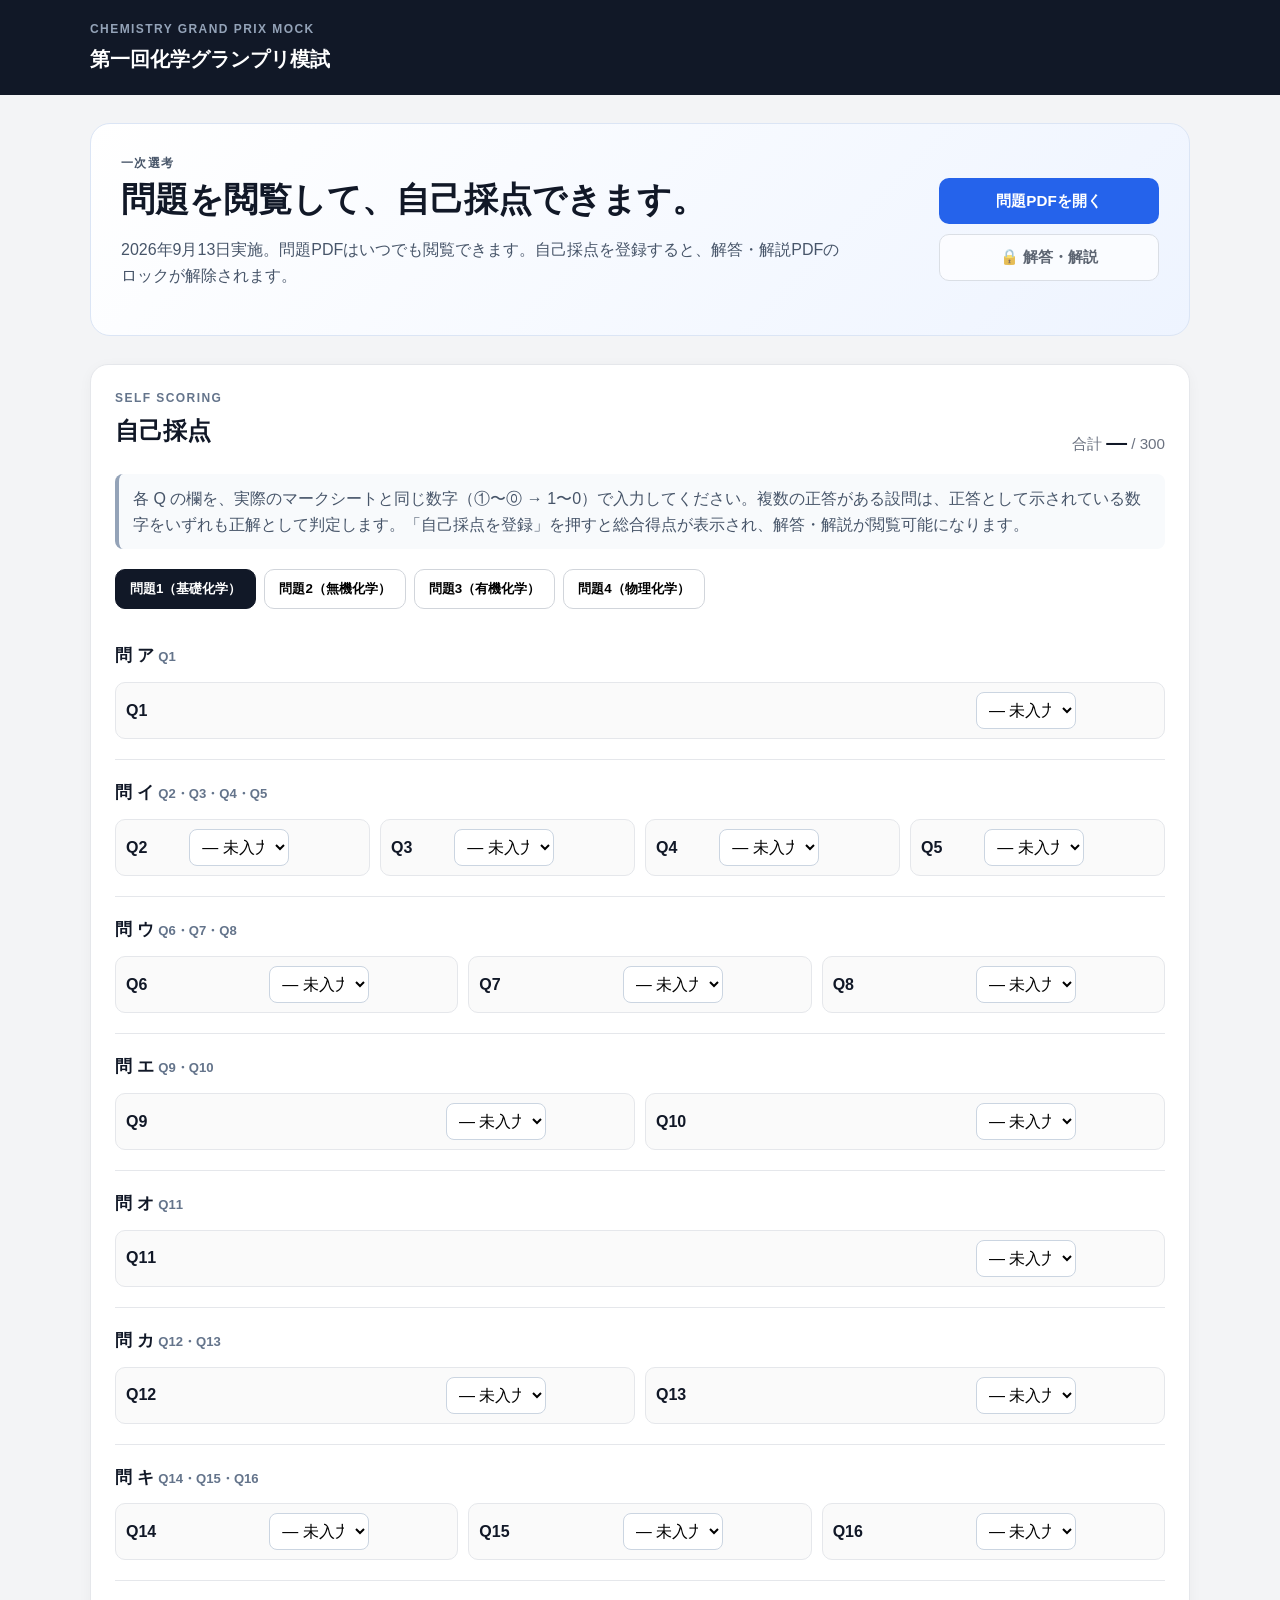
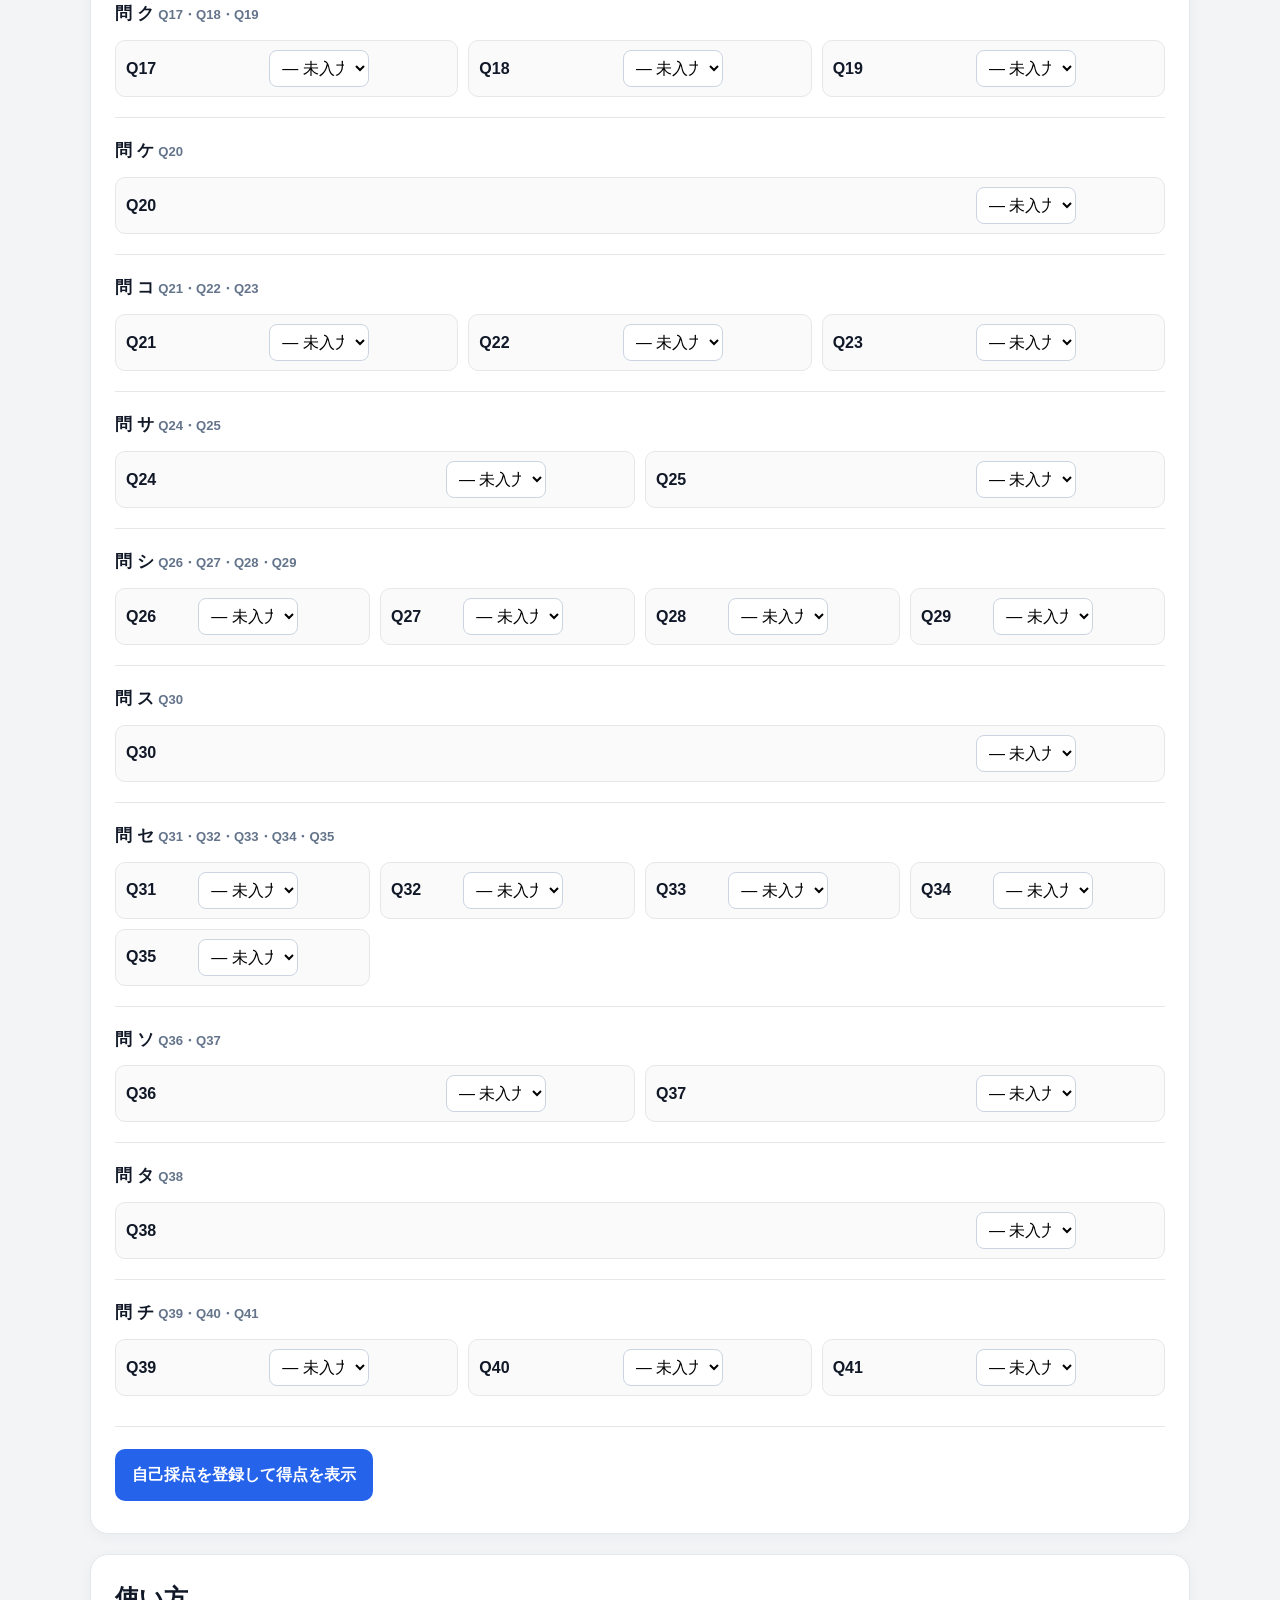
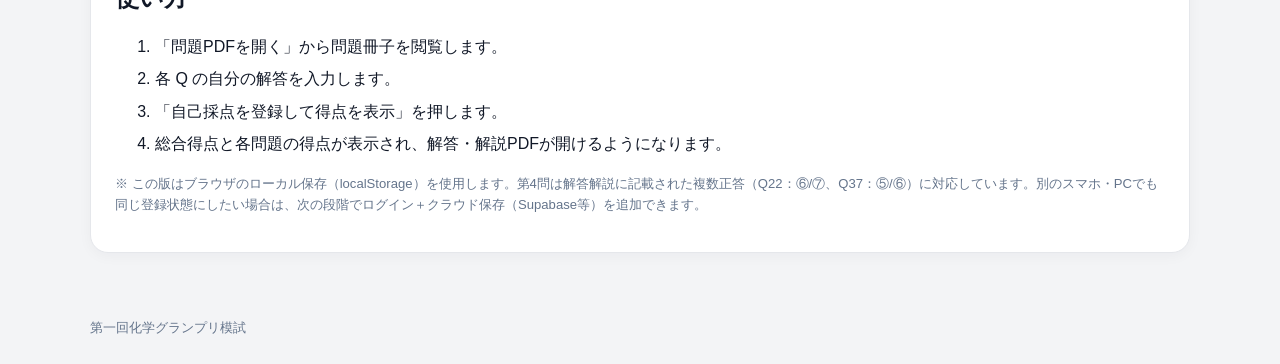
<file: chemistry_site_v4-7/index.html>
<!doctype html>
<html lang="ja">
<head>
  <meta charset="utf-8">
  <meta name="viewport" content="width=device-width, initial-scale=1">
  <meta name="theme-color" content="#111827">
  <title>第一回化学グランプリ模試</title>
  <link rel="stylesheet" href="style.css">
</head>
<body>
<header class="site-header">
  <div class="wrap header-inner">
    <div>
      <div class="eyebrow">CHEMISTRY GRAND PRIX MOCK</div>
      <h1>第一回化学グランプリ模試</h1>
    </div>
    <span id="unlockBadge" class="badge hidden">自己採点登録済み</span>
  </div>
</header>

<main class="wrap">
  <section class="hero">
    <div>
      <p class="eyebrow">一次選考</p>
      <h2>問題を閲覧して、自己採点できます。</h2>
      <p>2026年9月13日実施。問題PDFはいつでも閲覧できます。自己採点を登録すると、解答・解説PDFのロックが解除されます。</p>
    </div>
    <div class="hero-actions">
      <a class="button primary" href="pdfs/question.pdf">問題PDFを開く</a>
      <a id="answerLink" class="button secondary locked" href="#score">🔒 解答・解説</a>
    </div>
  </section>

  <section class="card" id="score">
    <div class="section-head">
      <div>
        <p class="eyebrow">SELF SCORING</p>
        <h2>自己採点</h2>
      </div>
      <div class="total-mini">合計 <strong id="miniTotal">—</strong> / 300</div>
    </div>
    <p class="notice">各 Q の欄を、実際のマークシートと同じ数字（①〜⓪ → 1〜0）で入力してください。複数の正答がある設問は、正答として示されている数字をいずれも正解として判定します。「自己採点を登録」を押すと総合得点が表示され、解答・解説が閲覧可能になります。</p>
    <div id="examTabs" class="tabs"></div>
    <div id="questions"></div>
    <div class="submit-area">
      <button id="submitBtn" class="button primary large">自己採点を登録して得点を表示</button>
      <p id="saveMessage" class="save-message"></p>
    </div>
  </section>

  <section id="result" class="result card hidden">
    <p class="eyebrow">RESULT</p>
    <h2>自己採点結果</h2>
    <div class="score-big"><span id="totalScore">0</span><small> / 300</small></div>
    <div class="rate" id="scoreRate">0.0%</div>
    <div class="judgment-box">
      <div class="judgment-grade" id="judgmentGrade">—</div>
      <div>
        <strong id="judgmentMessage">—</strong>
        <p>得点に応じた判定です。</p>
      </div>
    </div>
    <div id="breakdown" class="breakdown"></div>
    <div class="judgment-table-wrap">
      <h3>判定基準</h3>
      <table class="judgment-table">
        <thead><tr><th>得点</th><th>判定</th></tr></thead>
        <tbody>
          <tr><td>250〜300点</td><td>A</td></tr>
          <tr><td>220〜249点</td><td>B</td></tr>
          <tr><td>180〜219点</td><td>C</td></tr>
          <tr><td>150〜179点</td><td>D</td></tr>
          <tr><td>0〜149点</td><td>E</td></tr>
        </tbody>
      </table>
    </div>
    <div class="unlock-box">
      <div><strong>🔓 解答・解説のロックが解除されました</strong><p>この端末・ブラウザでは、今後もロック解除状態を維持します。</p></div>
      <a class="button primary" href="pdfs/answer.pdf">解答・解説PDFを開く</a>
    </div>
  </section>

  <section class="card guide">
    <h2>使い方</h2>
    <ol>
      <li>「問題PDFを開く」から問題冊子を閲覧します。</li>
      <li>各 Q の自分の解答を入力します。</li>
      <li>「自己採点を登録して得点を表示」を押します。</li>
      <li>総合得点と各問題の得点が表示され、解答・解説PDFが開けるようになります。</li>
    </ol>
    <p class="small">※ この版はブラウザのローカル保存（localStorage）を使用します。第4問は解答解説に記載された複数正答（Q22：⑥/⑦、Q37：⑤/⑥）に対応しています。別のスマホ・PCでも同じ登録状態にしたい場合は、次の段階でログイン＋クラウド保存（Supabase等）を追加できます。</p>
  </section>
</main>

<footer class="site-footer"><div class="wrap">第一回化学グランプリ模試</div></footer>
<script src="app.js"></script>
</body>
</html>
</file>
<file: chemistry_site_v4-7/style.css>
:root{--bg:#f3f4f6;--card:#fff;--text:#111827;--muted:#6b7280;--line:#e5e7eb;--accent:#2563eb;--accent2:#1d4ed8;--good:#047857;--soft:#eff6ff;}
*{box-sizing:border-box}body{margin:0;background:var(--bg);color:var(--text);font-family:-apple-system,BlinkMacSystemFont,"Segoe UI","Hiragino Kaku Gothic ProN","Yu Gothic",Meiryo,sans-serif;line-height:1.6}.wrap{width:min(1100px,calc(100% - 32px));margin:auto}.site-header{background:#111827;color:white;padding:20px 0}.header-inner{display:flex;align-items:center;justify-content:space-between;gap:16px}.eyebrow{font-size:.75rem;letter-spacing:.12em;font-weight:800;color:#64748b;margin:0 0 4px}.site-header .eyebrow{color:#94a3b8}.site-header h1{font-size:1.25rem;margin:0}.badge{background:#d1fae5;color:#065f46;padding:5px 10px;border-radius:999px;font-size:.8rem;font-weight:700}.hero{margin:28px 0;display:grid;grid-template-columns:1fr auto;gap:24px;align-items:center;background:linear-gradient(135deg,#fff,#eef4ff);border:1px solid #dbe5f5;border-radius:20px;padding:30px}.hero h2{font-size:clamp(1.45rem,3vw,2.1rem);line-height:1.25;margin:6px 0 10px}.hero p{color:#475569;max-width:720px}.hero-actions{display:flex;flex-direction:column;gap:10px;min-width:220px}.button{display:inline-flex;align-items:center;justify-content:center;min-height:44px;padding:10px 16px;border-radius:10px;border:1px solid transparent;text-decoration:none;font-weight:700;cursor:pointer;font-size:.95rem}.button.primary{background:var(--accent);color:#fff}.button.primary:hover{background:var(--accent2)}.button.secondary{background:#fff;color:#1f2937;border-color:#d1d5db}.button.locked{opacity:.7}.button.large{min-height:52px;font-size:1rem}.card{background:var(--card);border:1px solid var(--line);border-radius:18px;padding:24px;margin:20px 0;box-shadow:0 3px 14px rgba(15,23,42,.04)}.section-head{display:flex;justify-content:space-between;gap:16px;align-items:end}.section-head h2,.guide h2,.result h2{margin:0 0 8px}.total-mini{color:var(--muted);font-size:.95rem}.total-mini strong{color:var(--text);font-size:1.3rem}.notice{background:#f8fafc;border-left:4px solid #94a3b8;padding:12px 14px;color:#475569;border-radius:8px}.tabs{display:flex;gap:8px;overflow:auto;padding:4px 0 14px;position:sticky;top:0;background:#fff;z-index:5}.tab{border:1px solid #d1d5db;background:#fff;border-radius:10px;padding:10px 14px;cursor:pointer;white-space:nowrap;font-weight:700}.tab.active{background:#111827;color:#fff;border-color:#111827}.question-group{border-top:1px solid var(--line);padding:20px 0}.question-group:first-child{border-top:0}.group-title{display:flex;justify-content:space-between;gap:10px;align-items:center;margin-bottom:12px}.group-title h3{margin:0;font-size:1.05rem}.points{font-size:.8rem;color:#64748b;background:#f1f5f9;padding:3px 8px;border-radius:999px}.qgrid{display:grid;grid-template-columns:repeat(auto-fit,minmax(220px,1fr));gap:10px}.qrow{display:flex;align-items:center;justify-content:space-between;gap:10px;border:1px solid #e5e7eb;border-radius:10px;padding:9px 10px;background:#fafafa}.qrow label{font-weight:700}.mark-select{width:100px;padding:8px;border:1px solid #cbd5e1;border-radius:8px;background:#fff;font-size:1rem}.submit-area{border-top:1px solid var(--line);padding-top:22px;margin-top:10px}.save-message{color:var(--good);font-weight:700;margin:8px 0 0}.result{text-align:center;background:linear-gradient(135deg,#ffffff,#f0fdf4);border-color:#bbf7d0}.score-big{font-size:clamp(3rem,9vw,5rem);font-weight:900;line-height:1;margin:20px 0 5px}.score-big small{font-size:1.5rem;color:#64748b}.rate{font-size:1.2rem;color:#047857;font-weight:800}.breakdown{display:grid;grid-template-columns:repeat(4,1fr);gap:10px;margin:22px 0}.breakdown-item{background:#fff;border:1px solid var(--line);border-radius:12px;padding:12px}.breakdown-item strong{display:block;font-size:1.2rem}.breakdown-item span{font-size:.8rem;color:#64748b}.unlock-box{display:flex;justify-content:space-between;gap:16px;align-items:center;text-align:left;background:#ecfdf5;border:1px solid #a7f3d0;border-radius:14px;padding:16px}.unlock-box p{margin:3px 0 0;color:#047857;font-size:.9rem}.guide li{margin:7px 0}.small{font-size:.82rem;color:#64748b}.site-footer{margin-top:40px;padding:25px 0;color:#64748b;font-size:.8rem}.hidden{display:none!important}@media(max-width:720px){.wrap{width:min(100% - 20px,1100px)}.hero{grid-template-columns:1fr;padding:22px}.hero-actions{min-width:0}.section-head{align-items:flex-start;flex-direction:column}.card{padding:18px}.breakdown{grid-template-columns:repeat(2,1fr)}.unlock-box{flex-direction:column;align-items:stretch}.qgrid{grid-template-columns:1fr}.tabs{top:0;-webkit-overflow-scrolling:touch;touch-action:pan-x}.site-header{padding:16px 0}.button,.tab,.mark-select{min-height:44px}.mark-select{width:110px;font-size:16px}.qrow{min-height:62px}.button{-webkit-tap-highlight-color:transparent}}

.judgment-box{display:flex;align-items:center;justify-content:center;gap:18px;margin:18px 0;padding:16px;border:1px solid #bfdbfe;border-radius:14px;background:#eff6ff;text-align:left}.judgment-grade{font-size:2.6rem;font-weight:900;line-height:1}.judgment-box strong{font-size:1.1rem}.judgment-box p{margin:3px 0 0;color:#64748b;font-size:.85rem}.judgment-table-wrap{margin-top:24px;text-align:left}.judgment-table-wrap h3{margin:0 0 10px}.judgment-table{width:100%;border-collapse:collapse;background:#fff;border:1px solid var(--line);border-radius:10px;overflow:hidden}.judgment-table th,.judgment-table td{padding:9px 10px;border-bottom:1px solid var(--line);vertical-align:top}.judgment-table th{background:#f8fafc;text-align:left}.judgment-table tr:last-child td{border-bottom:0}.judgment-table td:nth-child(1),.judgment-table td:nth-child(2){white-space:nowrap;font-weight:700}@media(max-width:720px){.judgment-box{justify-content:flex-start}.judgment-table{font-size:.86rem}.judgment-table th,.judgment-table td{padding:8px}.judgment-table td:nth-child(3){word-break:break-word}}

.answer-control{display:flex;align-items:center;justify-content:flex-end;gap:8px;min-width:210px}.answer-status{min-width:70px;font-size:.82rem;font-weight:800;text-align:left}.answer-status.correct{color:#047857}.answer-status.incorrect{color:#b91c1c}.answer-status.unanswered{color:#64748b}@media(max-width:720px){.answer-control{min-width:0;gap:6px}.answer-status{min-width:64px;font-size:.78rem}}
</file>
